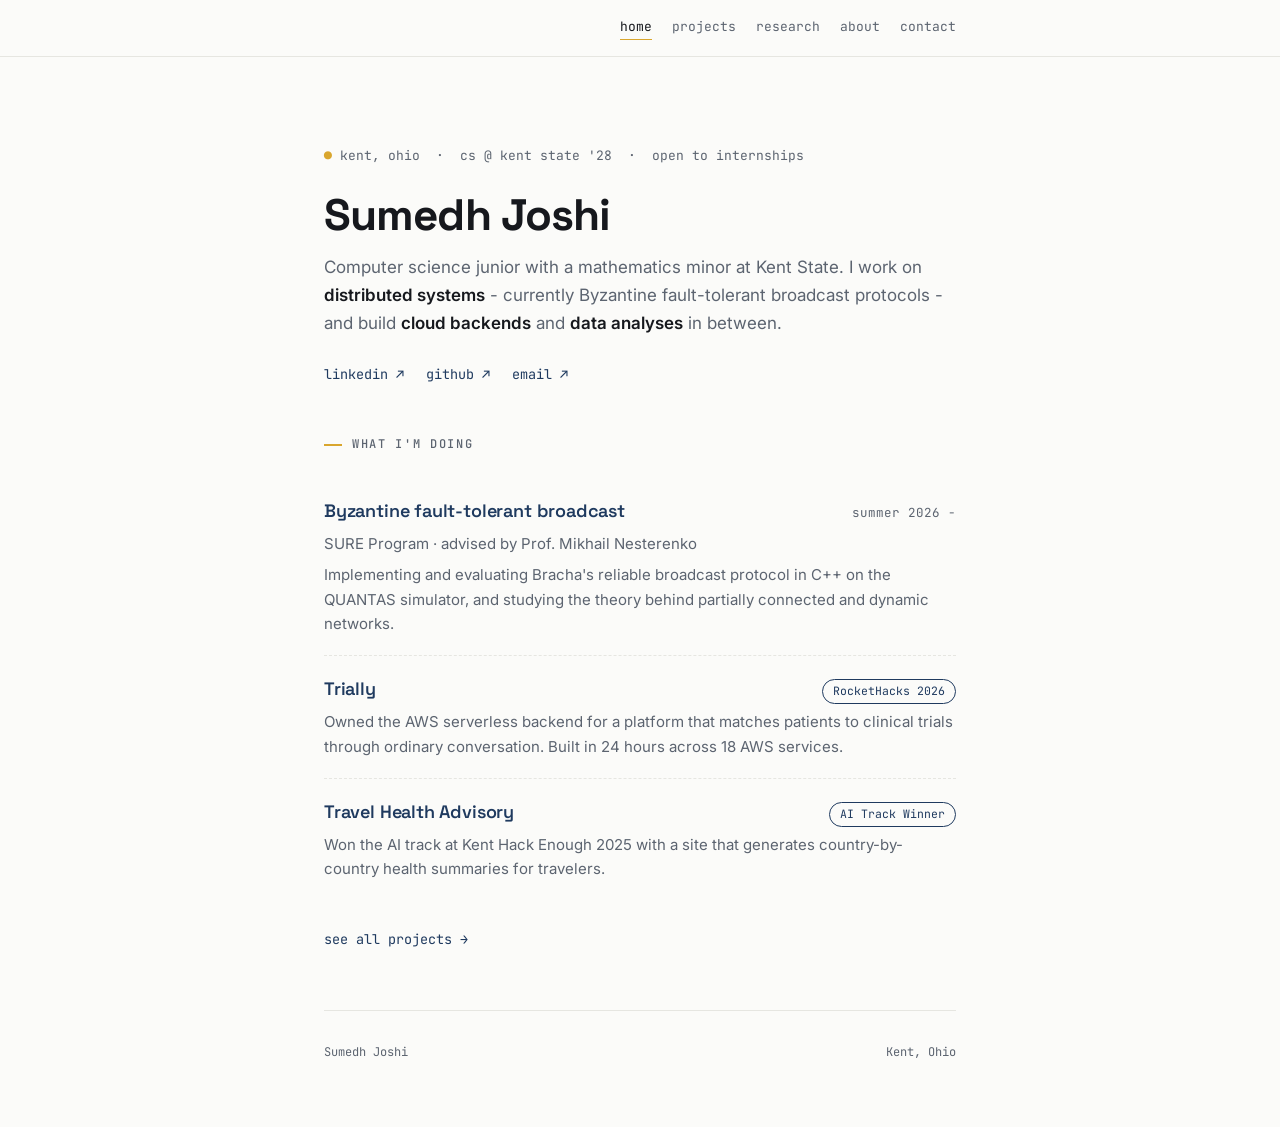
<file: index.html>
<!DOCTYPE html>
<html lang="en">
<head>
<meta charset="UTF-8">
<meta name="viewport" content="width=device-width, initial-scale=1.0">
<title>Sumedh Joshi - Computer Science, Kent State</title>
<meta name="description" content="Sumedh Joshi - CS junior at Kent State University working on distributed systems, cloud backends, and data analytics.">
<link rel="preconnect" href="https://fonts.googleapis.com">
<link rel="preconnect" href="https://fonts.gstatic.com" crossorigin>
<link href="https://fonts.googleapis.com/css2?family=Space+Grotesk:wght@500;600;700&family=Inter:wght@400;500;600&family=JetBrains+Mono:wght@400;500&display=swap" rel="stylesheet">
<link rel="stylesheet" href="style.css">
</head>
<body>

<nav class="site-nav">
  <div class="nav-inner">
    <a class="nav-name" href="index.html"></a>
    <div class="nav-links">
      <a href="index.html" class="active">home</a>
      <a href="projects.html">projects</a>
      <a href="research.html">research</a>
      <a href="about.html">about</a>
      <a href="contact.html">contact</a>
    </div>
  </div>
</nav>

<main class="wrap">

  <header class="page-head tall">
    <p class="status"><span class="dot">●</span> kent, ohio &nbsp;·&nbsp; cs @ kent state '28 &nbsp;·&nbsp; open to internships</p>
    <h1>Sumedh Joshi</h1>
    <p class="lede">Computer science junior with a mathematics minor at Kent State. I work on <strong>distributed systems</strong> - currently Byzantine fault-tolerant broadcast protocols - and build <strong>cloud backends</strong> and <strong>data analyses</strong> in between.</p>
    <div class="links">
      <a href="https://www.linkedin.com/in/sumedh-joshi-/">linkedin ↗</a>
      <a href="https://github.com/sumedh-joshi">github ↗</a>
      <a href="mailto:sjoshi17@kent.edu">email ↗</a>
    </div>
  </header>

  <section>
    <p class="eyebrow">What I'm doing</p>

    <div class="entry">
      <div class="entry-head">
        <h3><a href="research.html">Byzantine fault-tolerant broadcast</a></h3>
        <span class="dates">summer 2026 -</span>
      </div>
      <p class="org">SURE Program · advised by Prof. Mikhail Nesterenko</p>
      <p>Implementing and evaluating Bracha's reliable broadcast protocol in C++ on the QUANTAS simulator, and studying the theory behind partially connected and dynamic networks.</p>
    </div>

    <div class="entry">
      <div class="entry-head">
        <h3><a href="projects.html">Trially</a></h3>
        <span class="badge">RocketHacks 2026</span>
      </div>
      <p>Owned the AWS serverless backend for a platform that matches patients to clinical trials through ordinary conversation. Built in 24 hours across 18 AWS services.</p>
    </div>

    <div class="entry">
      <div class="entry-head">
        <h3><a href="projects.html">Travel Health Advisory</a></h3>
        <span class="badge">AI Track Winner</span>
      </div>
      <p>Won the AI track at Kent Hack Enough 2025 with a site that generates country-by-country health summaries for travelers.</p>
    </div>

    <p class="cta"><a href="projects.html">see all projects →</a></p>
  </section>

  <footer>
    <span>Sumedh Joshi</span>
    <span>Kent, Ohio</span>
  </footer>

</main>

</body>
</html>
</file>
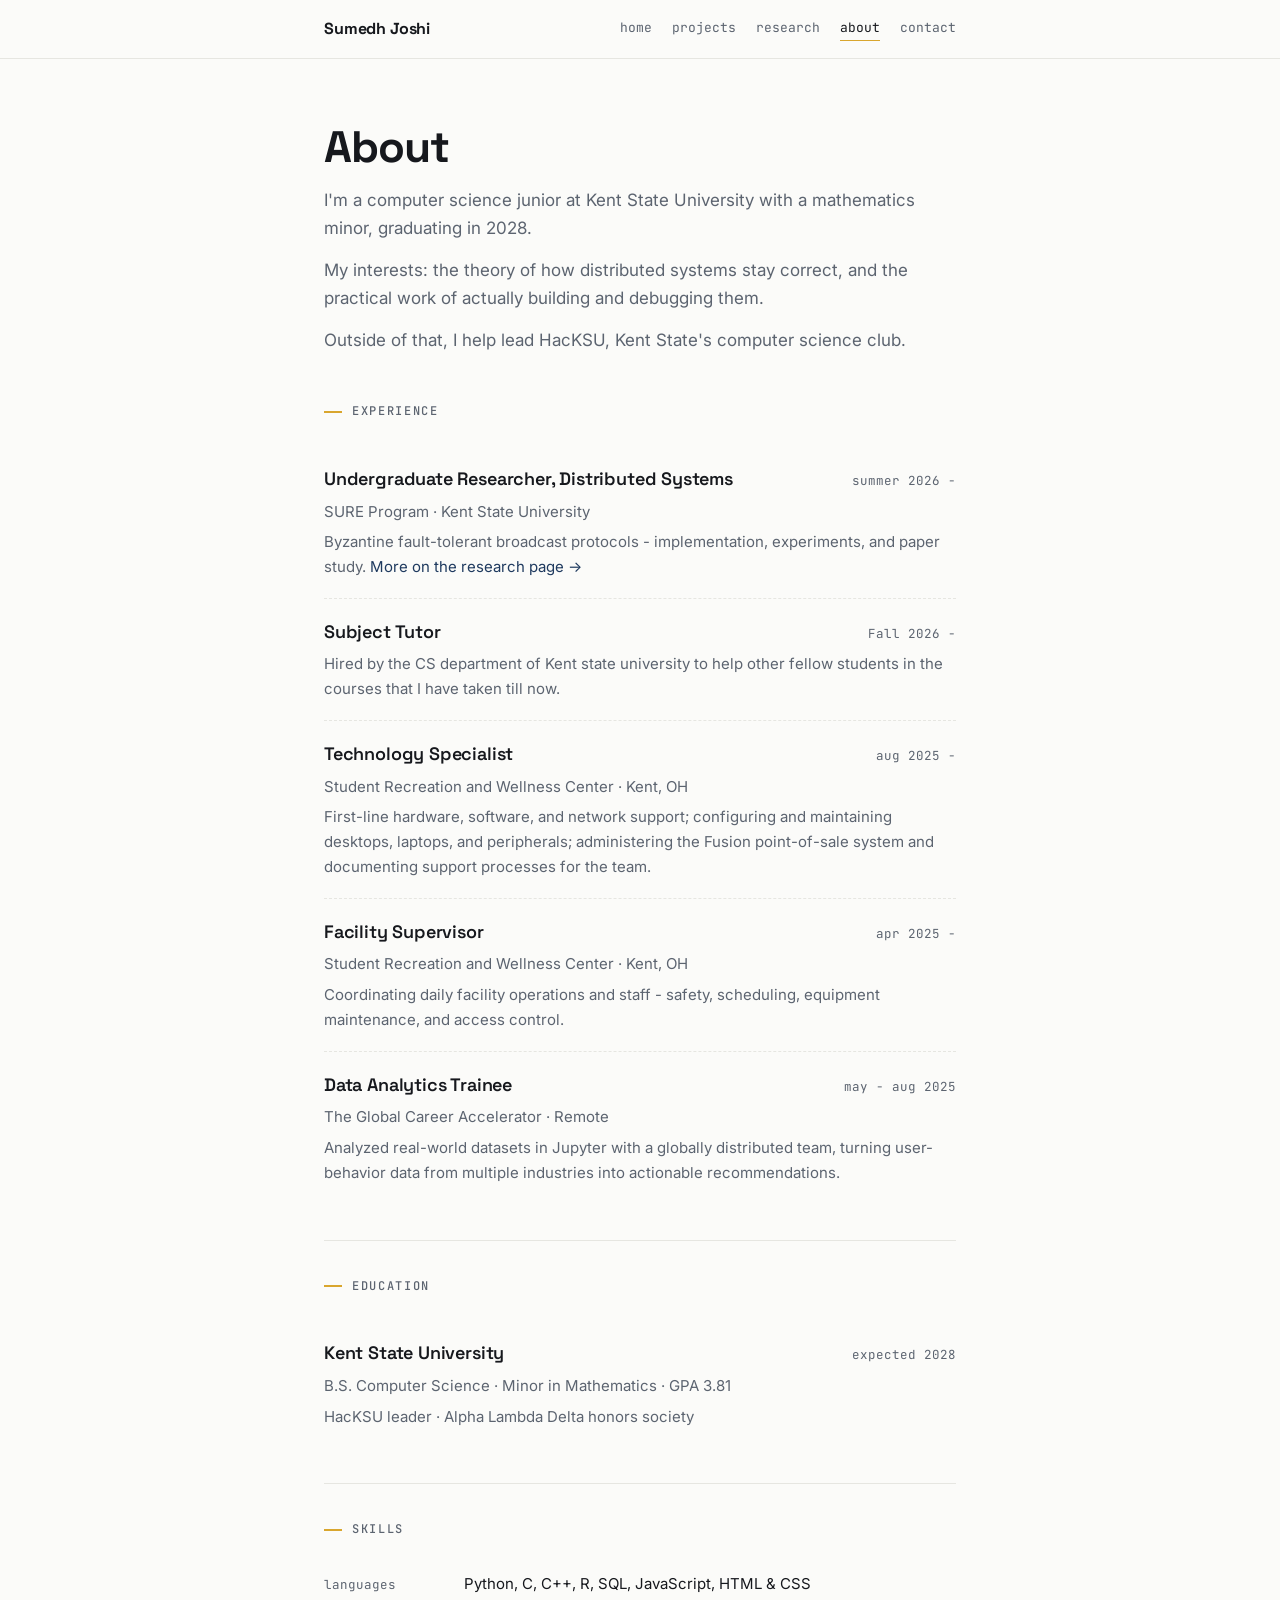
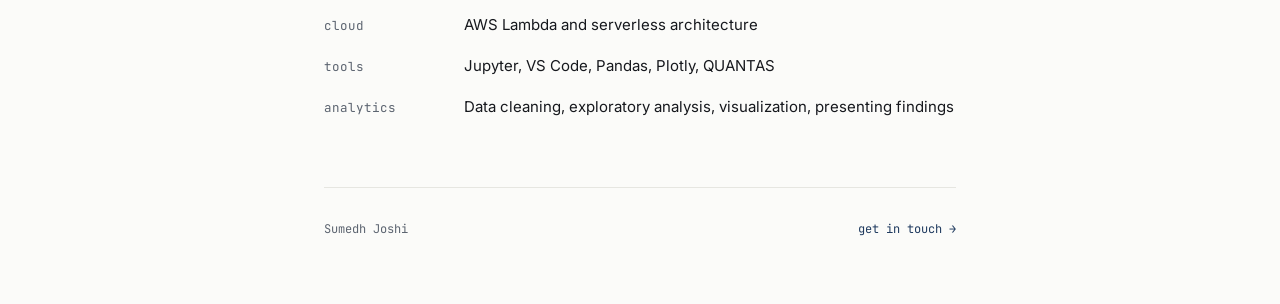
<file: about.html>
<!DOCTYPE html>
<html lang="en">

<head>
  <meta charset="UTF-8">
  <meta name="viewport" content="width=device-width, initial-scale=1.0">
  <title>About - Sumedh Joshi</title>
  <meta name="description" content="About Sumedh Joshi - experience, education, and skills.">
  <link rel="preconnect" href="https://fonts.googleapis.com">
  <link rel="preconnect" href="https://fonts.gstatic.com" crossorigin>
  <link
    href="https://fonts.googleapis.com/css2?family=Space+Grotesk:wght@500;600;700&family=Inter:wght@400;500;600&family=JetBrains+Mono:wght@400;500&display=swap"
    rel="stylesheet">
  <link rel="stylesheet" href="style.css">
</head>

<body>

  <nav class="site-nav">
    <div class="nav-inner">
      <a class="nav-name" href="index.html">Sumedh Joshi</a>
      <div class="nav-links">
        <a href="index.html">home</a>
        <a href="projects.html">projects</a>
        <a href="research.html">research</a>
        <a href="about.html" class="active">about</a>
        <a href="contact.html">contact</a>
      </div>
    </div>
  </nav>

  <main class="wrap">

    <header class="page-head">
      <h1>About</h1>
      <p class="lede">I'm a computer science junior at Kent State University with a mathematics minor, graduating in
        2028.</p>
      <p class="lede">My interests: the theory of how distributed systems stay correct, and the practical work of
        actually building and debugging them.</p>
      <p class="lede">Outside of that, I help lead HacKSU, Kent State's computer science club.</p>
    </header>

    <section>
      <p class="eyebrow">Experience</p>

      <div class="entry">
        <div class="entry-head">
          <h3>Undergraduate Researcher, Distributed Systems</h3>
          <span class="dates">summer 2026 -</span>
        </div>
        <p class="org">SURE Program · Kent State University</p>
        <p>Byzantine fault-tolerant broadcast protocols - implementation, experiments, and paper study. <a
            href="research.html">More on the research page →</a></p>
      </div>

      <div class="entry">
        <div class="entry-head">
          <h3>Subject Tutor</h3>
          <span class="dates">Fall 2026 -</span>
        </div>
        <p class="org">Hired by the CS department of Kent state university to help other fellow students in the courses that I have taken till now.</p>
      </div>

      <div class="entry">
        <div class="entry-head">
          <h3>Technology Specialist</h3>
          <span class="dates">aug 2025 -</span>
        </div>
        <p class="org">Student Recreation and Wellness Center · Kent, OH</p>
        <p>First-line hardware, software, and network support; configuring and maintaining desktops, laptops, and
          peripherals; administering the Fusion point-of-sale system and documenting support processes for the team.</p>
      </div>

      <div class="entry">
        <div class="entry-head">
          <h3>Facility Supervisor</h3>
          <span class="dates">apr 2025 -</span>
        </div>
        <p class="org">Student Recreation and Wellness Center · Kent, OH</p>
        <p>Coordinating daily facility operations and staff - safety, scheduling, equipment maintenance, and access
          control.</p>
      </div>

      <div class="entry">
        <div class="entry-head">
          <h3>Data Analytics Trainee</h3>
          <span class="dates">may - aug 2025</span>
        </div>
        <p class="org">The Global Career Accelerator · Remote</p>
        <p>Analyzed real-world datasets in Jupyter with a globally distributed team, turning user-behavior data from
          multiple industries into actionable recommendations.</p>
      </div>
    </section>

    <section>
      <p class="eyebrow">Education</p>
      <div class="entry">
        <div class="entry-head">
          <h3>Kent State University</h3>
          <span class="dates">expected 2028</span>
        </div>
        <p class="org">B.S. Computer Science · Minor in Mathematics · GPA 3.81</p>
        <p>HacKSU leader · Alpha Lambda Delta honors society</p>
      </div>
    </section>

    <section>
      <p class="eyebrow">Skills</p>
      <dl>
        <div class="skill-row">
          <dt>languages</dt>
          <dd>Python, C, C++, R, SQL, JavaScript, HTML &amp; CSS</dd>
        </div>
        <div class="skill-row">
          <dt>cloud</dt>
          <dd>AWS Lambda and serverless architecture</dd>
        </div>
        <div class="skill-row">
          <dt>tools</dt>
          <dd>Jupyter, VS Code, Pandas, Plotly, QUANTAS</dd>
        </div>
        <div class="skill-row">
          <dt>analytics</dt>
          <dd>Data cleaning, exploratory analysis, visualization, presenting findings</dd>
        </div>
      </dl>
    </section>

    <footer>
      <span>Sumedh Joshi</span>
      <span><a href="contact.html">get in touch →</a></span>
    </footer>

  </main>

</body>

</html>
</file>
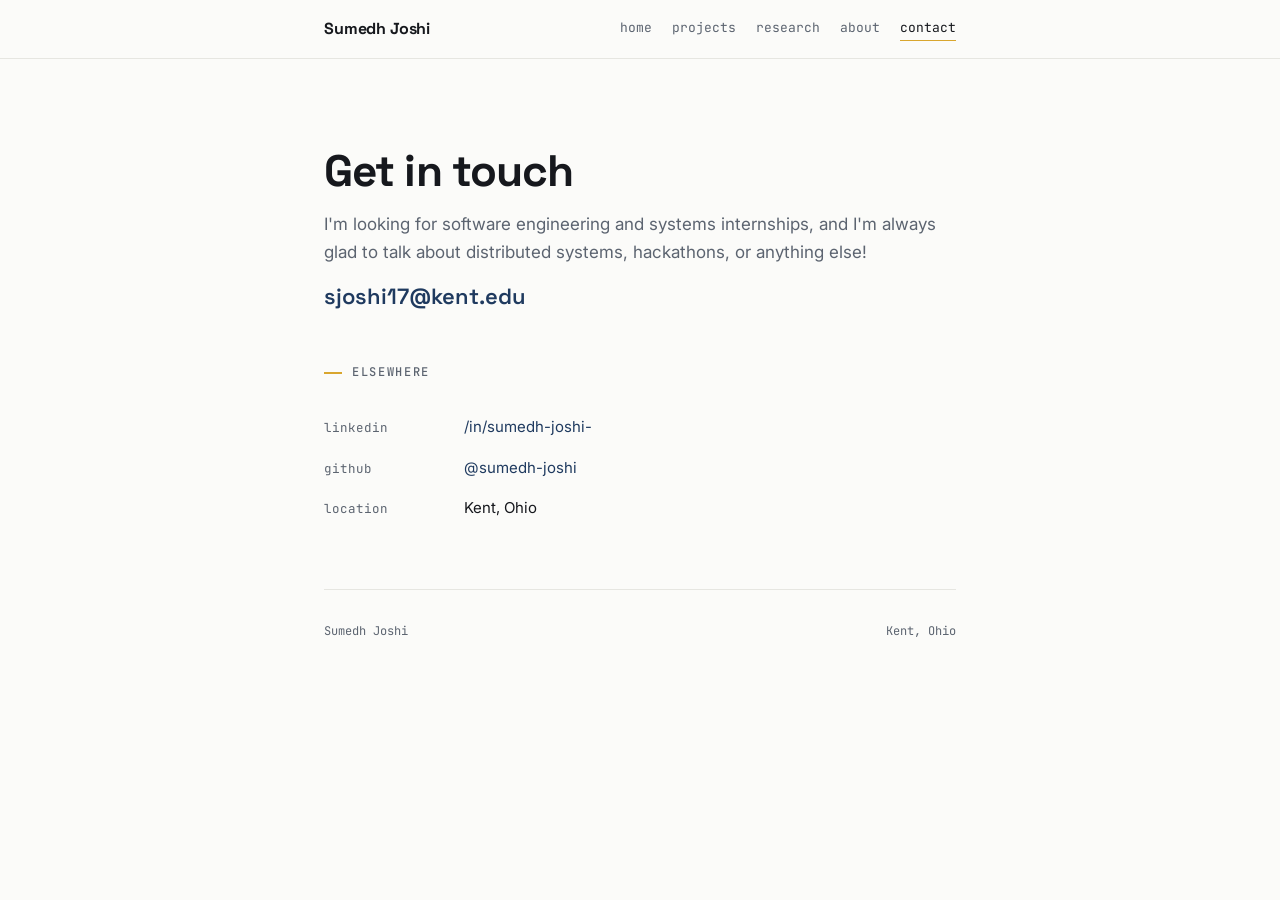
<file: contact.html>
<!DOCTYPE html>
<html lang="en">

<head>
  <meta charset="UTF-8">
  <meta name="viewport" content="width=device-width, initial-scale=1.0">
  <title>Contact - Sumedh Joshi</title>
  <meta name="description" content="Get in touch with Sumedh Joshi.">
  <link rel="preconnect" href="https://fonts.googleapis.com">
  <link rel="preconnect" href="https://fonts.gstatic.com" crossorigin>
  <link
    href="https://fonts.googleapis.com/css2?family=Space+Grotesk:wght@500;600;700&family=Inter:wght@400;500;600&family=JetBrains+Mono:wght@400;500&display=swap"
    rel="stylesheet">
  <link rel="stylesheet" href="style.css">
</head>

<body>

  <nav class="site-nav">
    <div class="nav-inner">
      <a class="nav-name" href="index.html">Sumedh Joshi</a>
      <div class="nav-links">
        <a href="index.html">home</a>
        <a href="projects.html">projects</a>
        <a href="research.html">research</a>
        <a href="about.html">about</a>
        <a href="contact.html" class="active">contact</a>
      </div>
    </div>
  </nav>

  <main class="wrap">

    <header class="page-head tall">
      <h1>Get in touch</h1>
      <p class="lede">I'm looking for software engineering and systems internships, and I'm always glad to talk about
        distributed systems, hackathons, or anything else!</p>
      <a class="email" href="mailto:sjoshi17@kent.edu">sjoshi17@kent.edu</a>
    </header>

    <section>
      <p class="eyebrow">Elsewhere</p>
      <dl>
        <div class="skill-row">
          <dt>linkedin</dt>
          <dd><a href="https://www.linkedin.com/in/sumedh-joshi-/">/in/sumedh-joshi-</a></dd>
        </div>
        <div class="skill-row">
          <dt>github</dt>
          <dd><a href="https://github.com/sumedh-joshi">@sumedh-joshi</a></dd>
        </div>
        <!-- <div class="skill-row">
          <dt>devpost</dt>
          <dd><a href="https://devpost.com/software/travel-health-advisory">Travel Health Advisory</a></dd>
        </div> -->
        <div class="skill-row">
          <dt>location</dt>
          <dd>Kent, Ohio</dd>
        </div>
      </dl>
    </section>

    <footer>
      <span>Sumedh Joshi</span>
      <span>Kent, Ohio</span>
    </footer>

  </main>

</body>

</html>
</file>
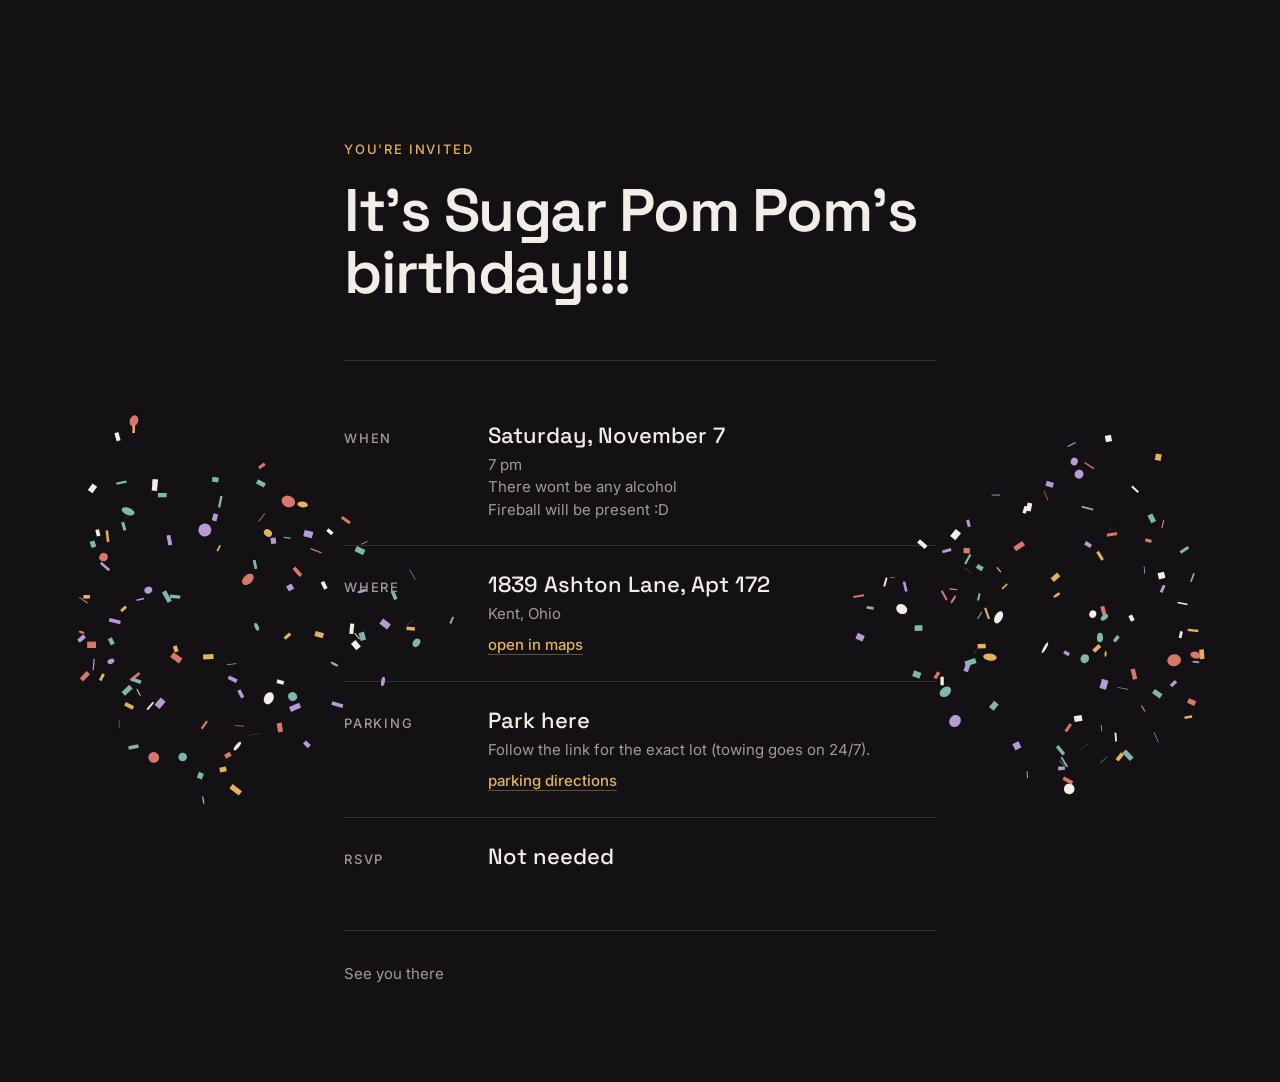
<file: party.html>
<!DOCTYPE html>
<html lang="en">

<head>
    <meta charset="UTF-8">
    <meta name="viewport" content="width=device-width, initial-scale=1.0">
    <title>You're invited to Sumedh's Birthday</title>
    <meta name="robots" content="noindex, nofollow">
    <meta name="description" content="Birthday party invitation.">
    <meta name="theme-color" content="#131113">
    <link rel="icon"
        href="data:image/svg+xml,%3Csvg xmlns='http://www.w3.org/2000/svg' viewBox='0 0 100 100'%3E%3Ctext y='.9em' font-size='90'%3E%F0%9F%8E%89%3C/text%3E%3C/svg%3E">
    <link rel="preconnect" href="https://fonts.googleapis.com">
    <link rel="preconnect" href="https://fonts.gstatic.com" crossorigin>
    <link
        href="https://fonts.googleapis.com/css2?family=Space+Grotesk:wght@500;600&family=Inter:wght@400;500&display=swap"
        rel="stylesheet">
    <link rel="stylesheet" href="style.css">
    <style>
        /* Party page only ??? self-contained so it renders the same with or without style.css. */
        :root {
            color-scheme: dark;
            --bg: #131113;
            --ink: #f2ede6;
            --muted: #a39b93;
            --line: rgba(242, 237, 230, .14);
            --gold: #e2b25c;
        }

        *,
        *::before,
        *::after {
            box-sizing: border-box;
        }

        body {
            margin: 0;
            background: var(--bg);
            color: var(--ink);
            font-family: 'Inter', system-ui, -apple-system, 'Segoe UI', sans-serif;
            font-size: 16px;
            line-height: 1.5;
            -webkit-font-smoothing: antialiased;
            -webkit-text-size-adjust: 100%;
            -webkit-tap-highlight-color: transparent;
        }

        ::selection {
            background: rgba(226, 178, 92, .35);
            color: var(--ink);
        }

        .wrap {
            max-width: 640px;
            margin: 0 auto;
            padding: 0 24px;
        }

        section {
            border: 0;
        }

        /* Header */
        .invite {
            padding: clamp(64px, 16vh, 140px) 0 0;
        }

        .kicker {
            margin: 0 0 20px;
            font-size: 13px;
            font-weight: 500;
            letter-spacing: .14em;
            text-transform: uppercase;
            color: var(--gold);
        }

        .invite h1 {
            margin: 0;
            font-family: 'Space Grotesk', system-ui, sans-serif;
            font-size: clamp(32px, 8.6vw, 60px);
            font-weight: 600;
            line-height: 1.04;
            letter-spacing: -.025em;
            text-wrap: balance;
        }

        /* Keep the name on one line where the column is wide enough to hold it. */
        @media (min-width: 360px) {
            .invite h1 .name {
                white-space: nowrap;
            }
        }

        .rule {
            height: 0;
            margin: 0;
            border: 0;
            border-top: 1px solid var(--line);
        }

        .invite+.rule {
            margin-top: 56px;
        }

        /* Details: a typeset list, label column on the left. */
        .details {
            margin: 0;
        }

        .detail {
            display: grid;
            grid-template-columns: 7.5rem 1fr;
            gap: 4px 24px;
            align-items: baseline;
            padding: 24px 0;
        }

        .detail+.detail {
            border-top: 1px solid var(--line);
        }

        .detail dt {
            font-size: 13px;
            font-weight: 500;
            letter-spacing: .14em;
            text-transform: uppercase;
            color: var(--muted);
        }

        .detail dd {
            margin: 0;
            font-family: 'Space Grotesk', system-ui, sans-serif;
            font-size: 22px;
            font-weight: 500;
            line-height: 1.3;
        }

        .detail dd .sub {
            display: block;
            margin-top: 4px;
            font-family: 'Inter', system-ui, sans-serif;
            font-size: 15px;
            font-weight: 400;
            line-height: 1.5;
            color: var(--muted);
        }

        .detail dd .sub+.sub {
            margin-top: 0;
        }

        .map-link {
            display: inline-block;
            margin-top: 10px;
            font-family: 'Inter', system-ui, sans-serif;
            font-size: 15px;
            font-weight: 500;
            color: var(--gold);
            text-decoration: underline;
            text-decoration-color: rgba(226, 178, 92, .4);
            text-decoration-thickness: 1px;
            text-underline-offset: 4px;
            transition: text-decoration-color .15s ease;
        }

        .map-link:hover {
            text-decoration-color: currentColor;
        }

        .map-link:focus-visible {
            outline: 2px solid var(--gold);
            outline-offset: 3px;
            border-radius: 2px;
        }

        /* Footer */
        .party-footer {
            padding: 32px 0 96px;
            font-size: 15px;
            color: var(--muted);
        }

        .confetti {
            position: fixed;
            inset: 0;
            width: 100%;
            height: 100%;
            pointer-events: none;
            z-index: 10;
        }

        .detail dt {
            transition: color .2s ease;
        }

        .detail:hover dt {
            color: var(--gold);
        }

        /* Headline letters are split into .word/.char spans by the script below. */
        .invite h1 .word {
            white-space: nowrap;
        }

        .invite h1 .char {
            display: inline-block;
        }

        .party-footer {
            cursor: pointer;
            user-select: none;
        }

        .spraying,
        .spraying * {
            user-select: none;
            cursor: crosshair;
        }

        /* Staggered reveal on load. */
        @media (prefers-reduced-motion: no-preference) {

            .kicker,
            .rule,
            .detail,
            .party-footer {
                animation: rise .6s cubic-bezier(.2, .7, .2, 1) both;
            }

            .rule {
                animation-delay: .08s;
            }

            .detail:nth-child(1) {
                animation-delay: .14s;
            }

            .detail:nth-child(2) {
                animation-delay: .20s;
            }

            .detail:nth-child(3) {
                animation-delay: .26s;
            }

            .detail:nth-child(4) {
                animation-delay: .32s;
            }

            .party-footer {
                animation-delay: .40s;
            }

            .invite h1 .char {
                animation: drop .8s cubic-bezier(.2, 1.5, .4, 1) both;
                animation-delay: calc(.12s + var(--i) * 30ms);
            }

            @keyframes drop {
                from {
                    opacity: 0;
                    transform: translateY(-.5em) rotate(-10deg);
                }

                60% {
                    opacity: 1;
                }

                to {
                    opacity: 1;
                    transform: none;
                }
            }

            @keyframes rise {
                from {
                    opacity: 0;
                    transform: translateY(10px);
                }

                to {
                    opacity: 1;
                    transform: none;
                }
            }
        }

        @media (max-width: 520px) {
            .invite+.rule {
                margin-top: 40px;
            }

            .detail {
                grid-template-columns: 1fr;
                gap: 8px;
                padding: 20px 0;
            }

            .detail dd {
                font-size: 20px;
            }
        }
    </style>
</head>

<body>
    <main class="wrap">
        <section class="invite">
            <p class="kicker">You're invited</p>
            <h1>It's <span class="name">Sugar Pom Pom's</span> birthday!!!</h1>
        </section>
        <hr class="rule">
        <section>
            <dl class="details">
                <div class="detail">
                    <dt>When</dt>
                    <dd>
                        Saturday, November 7
                        <span class="sub">7 pm</span>
                        <span class="sub">There wont be any alcohol</span>
                        <span class="sub">Fireball will be present :D</span>

                    </dd>
                </div>

                <div class="detail">
                    <dt>Where</dt>
                    <dd>
                        1839 Ashton Lane, Apt 172
                        <span class="sub">Kent, Ohio</span>
                        <a class="map-link" href="https://maps.google.com/?q=1839+Ashton+Lane+Apt+172+Kent+OH">open in
                            maps </a>
                    </dd>
                </div>

                <div class="detail">
                    <dt>Parking</dt>
                    <dd>
                        Park here
                        <span class="sub">Follow the link for the exact lot (towing goes on 24/7).</span>
                        <a class="map-link" href="https://maps.app.goo.gl/gJ5kmeiHrfPUL9AaA?g_st=ac">parking directions
                        </a>
                    </dd>
                </div>

                <div class="detail">
                    <dt>RSVP</dt>
                    <dd>
                        Not needed
                    </dd>
                </div>
            </dl>
        </section>
        <hr class="rule">
        <div class="party-footer">
            See you there
        </div>
    </main>

    <script>
        // Party effects. All motion is skipped when the visitor prefers reduced motion.
        //  - confetti cannons on load, a pop on click/tap, rain when the footer is clicked
        //  - press and hold (mouse) to spray confetti from the cursor
        //  - headline letters drop in, hop on hover, and wave when clicked
        (() => {
            if (matchMedia('(prefers-reduced-motion: reduce)').matches) return;

            /* ---------- Confetti ---------- */

            const canvas = document.createElement('canvas');
            canvas.className = 'confetti';
            canvas.setAttribute('aria-hidden', 'true');
            document.body.appendChild(canvas);
            const ctx = canvas.getContext('2d');

            const COLORS = ['#e2b25c', '#f2ede6', '#d9776b', '#7fb7aa', '#b99ad8'];
            const GRAVITY = 0.22;
            const RISE_DRAG = 0.985; // light drag going up so cannons carry
            const FALL_DRAG = 0.955; // heavy drag coming down so paper flutters (terminal ??? 4.7px/frame)
            const MAX_PARTS = 1500;
            const parts = [];
            let width = 0, height = 0, last = 0, running = false;

            function resize() {
                const dpr = Math.min(window.devicePixelRatio || 1, 2);
                width = window.innerWidth;
                height = window.innerHeight;
                canvas.width = Math.round(width * dpr);
                canvas.height = Math.round(height * dpr);
                ctx.setTransform(dpr, 0, 0, dpr, 0, 0);
            }

            function spawn(x, y, vx, vy, ttl) {
                if (parts.length >= MAX_PARTS) return;
                parts.push({
                    x, y, vx, vy,
                    w: 6 + Math.random() * 6,
                    h: 3 + Math.random() * 4,
                    rot: Math.random() * Math.PI * 2,
                    vr: (Math.random() - 0.5) * 0.3,
                    tilt: Math.random() * Math.PI * 2,
                    vt: 0.08 + Math.random() * 0.12,
                    wob: Math.random() * Math.PI * 2,
                    vwob: 0.03 + Math.random() * 0.05,
                    wobAmp: 0.4 + Math.random() * 0.9,
                    color: COLORS[(Math.random() * COLORS.length) | 0],
                    round: Math.random() < 0.25,
                    life: 0,
                    ttl,
                });
                if (!running) {
                    running = true;
                    last = performance.now();
                    requestAnimationFrame(tick);
                }
            }

            function burst(x, y, angle, spread, count, speed, ttl) {
                for (let i = 0; i < count; i++) {
                    const a = angle + (Math.random() - 0.5) * spread;
                    const v = speed * (0.55 + Math.random() * 0.6);
                    spawn(x, y, Math.cos(a) * v, Math.sin(a) * v, ttl * (0.8 + Math.random() * 0.5));
                }
            }

            function rain() {
                const count = width < 520 ? 100 : 200;
                for (let i = 0; i < count; i++) {
                    spawn(
                        Math.random() * width,
                        -20 - Math.random() * height * 0.6,
                        (Math.random() - 0.5) * 2,
                        2 + Math.random() * 2,
                        600,
                    );
                }
            }

            function tick(now) {
                // Frame-rate independent: dt is in 60fps frames, clamped after tab switches.
                const dt = Math.min((now - last) / 16.667, 3);
                last = now;
                const riseDrag = Math.pow(RISE_DRAG, dt);
                const fallDrag = Math.pow(FALL_DRAG, dt);
                ctx.clearRect(0, 0, width, height);

                for (let i = parts.length - 1; i >= 0; i--) {
                    const p = parts[i];
                    const falling = p.vy > 0;
                    const drag = falling ? fallDrag : riseDrag;
                    p.vx *= drag;
                    p.vy = p.vy * drag + GRAVITY * dt;
                    p.wob += p.vwob * dt;
                    p.x += (p.vx + (falling ? Math.sin(p.wob) * p.wobAmp : 0)) * dt;
                    p.y += p.vy * dt;
                    p.rot += p.vr * dt;
                    p.tilt += p.vt * dt;
                    p.life += dt;

                    if (p.life > p.ttl || p.y > height + 40) {
                        parts.splice(i, 1);
                        continue;
                    }
                    if (p.y < -20) continue; // queued rain above the viewport

                    ctx.save();
                    ctx.globalAlpha = Math.min(1, (p.ttl - p.life) / 40);
                    ctx.translate(p.x, p.y);
                    ctx.rotate(p.rot);
                    ctx.scale(1, Math.cos(p.tilt));
                    ctx.fillStyle = p.color;
                    if (p.round) {
                        ctx.beginPath();
                        ctx.arc(0, 0, p.h, 0, Math.PI * 2);
                        ctx.fill();
                    } else {
                        ctx.fillRect(-p.w / 2, -p.h / 2, p.w, p.h);
                    }
                    ctx.restore();
                }

                if (parts.length) {
                    requestAnimationFrame(tick);
                } else {
                    running = false;
                    ctx.clearRect(0, 0, width, height);
                }
            }

            resize();
            window.addEventListener('resize', resize);

            // Opening burst: two cannons from the bottom corners, timed to the headline landing.
            window.addEventListener('load', () => {
                setTimeout(() => {
                    const speed = Math.max(14, Math.sqrt(height) * 0.68);
                    const count = width < 520 ? 60 : 110;
                    burst(0, height, -Math.PI / 3, 0.7, count, speed, 360);
                    burst(width, height, -Math.PI * 2 / 3, 0.7, count, speed, 360);
                }, 700);
            });

            // Press and hold still (mouse only; on touch a hold means scroll or text selection).
            // Moving before the hold registers is treated as a text selection and cancels the spray.
            let spray = null;
            let suppressClick = false;

            function sprayLoop(s) {
                if (spray !== s) return;
                burst(s.x, s.y, -Math.PI / 2, 1.1, 3, 11, 220);
                requestAnimationFrame(() => sprayLoop(s));
            }

            function endSpray() {
                if (!spray) return;
                clearTimeout(spray.timer);
                suppressClick = spray.on;
                spray = null;
                document.documentElement.classList.remove('spraying');
            }

            document.addEventListener('pointerdown', (e) => {
                suppressClick = false;
                if (e.pointerType !== 'mouse' || e.button !== 0 || e.target.closest('a')) return;
                const s = { x: e.clientX, y: e.clientY, x0: e.clientX, y0: e.clientY, on: false };
                s.timer = setTimeout(() => {
                    s.on = true;
                    window.getSelection().removeAllRanges();
                    document.documentElement.classList.add('spraying');
                    sprayLoop(s);
                }, 220);
                spray = s;
            });
            window.addEventListener('pointermove', (e) => {
                if (!spray) return;
                if (!spray.on && Math.hypot(e.clientX - spray.x0, e.clientY - spray.y0) > 6) {
                    endSpray();
                    return;
                }
                spray.x = e.clientX;
                spray.y = e.clientY;
            });
            window.addEventListener('pointerup', endSpray);
            window.addEventListener('pointercancel', endSpray);
            window.addEventListener('blur', endSpray);

            // `click` rather than `pointerdown`: a touch that starts a scroll shouldn't fire confetti.
            document.addEventListener('click', (e) => {
                if (suppressClick) {
                    suppressClick = false;
                    return;
                }
                if (e.target.closest('a')) return;
                if (e.target.closest('.party-footer')) {
                    rain();
                    return;
                }
                burst(e.clientX, e.clientY, -Math.PI / 2, Math.PI * 2, 36, 9, 170);
            });

            /* ---------- Headline ---------- */

            const h1 = document.querySelector('.invite h1');
            h1.setAttribute('aria-label', h1.textContent.trim());
            const chars = [];

            // Each word becomes a no-wrap span of per-letter spans; spaces stay as text so lines still break between words.
            function splitText(node) {
                const frag = document.createDocumentFragment();
                for (const part of node.textContent.split(/(\s+)/)) {
                    if (!part) continue;
                    if (/^\s+$/.test(part)) {
                        frag.append(' ');
                        continue;
                    }
                    const word = document.createElement('span');
                    word.className = 'word';
                    word.setAttribute('aria-hidden', 'true');
                    for (const ch of part) {
                        const c = document.createElement('span');
                        c.className = 'char';
                        c.textContent = ch;
                        c.style.setProperty('--i', chars.length);
                        word.append(c);
                        chars.push(c);
                    }
                    frag.append(word);
                }
                node.replaceWith(frag);
            }

            (function walk(el) {
                for (const n of [...el.childNodes]) {
                    if (n.nodeType === Node.TEXT_NODE) splitText(n);
                    else walk(n);
                }
            })(h1);

            function hop(c) {
                if (c.hopping) return;
                c.hopping = c.animate([
                    { transform: 'none' },
                    { transform: 'translateY(-.22em) rotate(-6deg)', offset: 0.35 },
                    { transform: 'none' },
                ], { duration: 520, easing: 'cubic-bezier(.3, .7, .3, 1)' });
                c.hopping.onfinish = () => { c.hopping = null; };
            }

            for (const c of chars) {
                c.addEventListener('pointerenter', (e) => {
                    if (e.pointerType === 'mouse') hop(c);
                });
            }

            h1.addEventListener('click', () => {
                chars.forEach((c, k) => setTimeout(() => hop(c), k * 25));
            });
        })();
    </script>

</body>

</html>
</file>
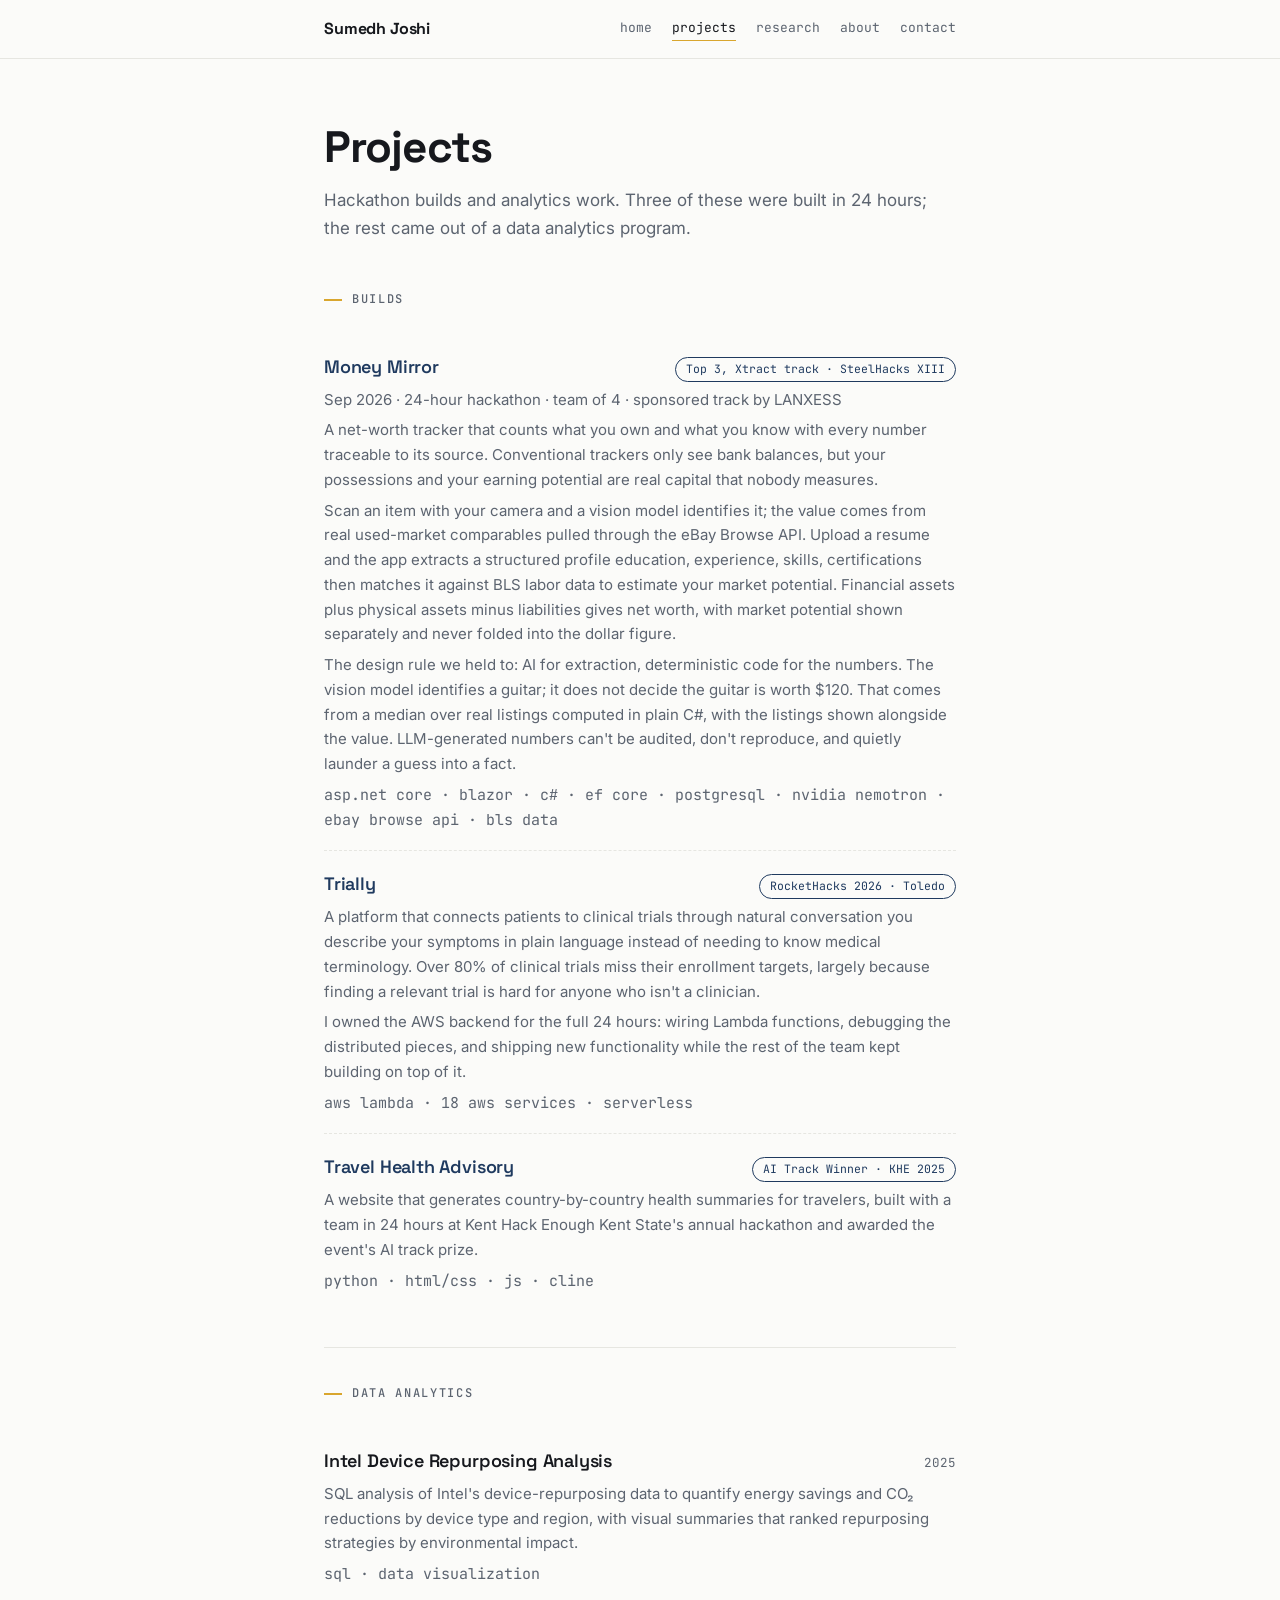
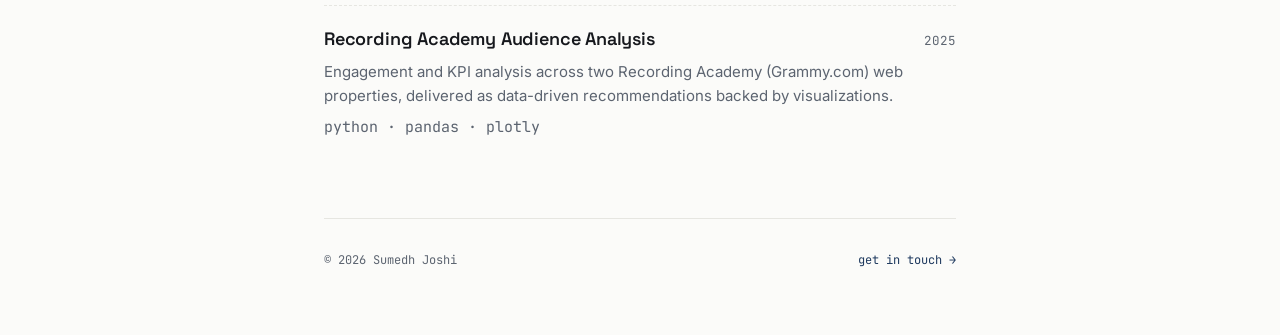
<file: projects.html>
<!DOCTYPE html>
<html lang="en">
<head>
<meta charset="UTF-8">
<meta name="viewport" content="width=device-width, initial-scale=1.0">
<title>Projects  Sumedh Joshi</title>
<meta name="description" content="Projects by Sumedh Joshi  Trially, Travel Health Advisory, and data analytics work.">
<link rel="preconnect" href="https://fonts.googleapis.com">
<link rel="preconnect" href="https://fonts.gstatic.com" crossorigin>
<link href="https://fonts.googleapis.com/css2?family=Space+Grotesk:wght@500;600;700&family=Inter:wght@400;500;600&family=JetBrains+Mono:wght@400;500&display=swap" rel="stylesheet">
<link rel="stylesheet" href="style.css">
</head>
<body>

<nav class="site-nav">
  <div class="nav-inner">
    <a class="nav-name" href="index.html">Sumedh Joshi</a>
    <div class="nav-links">
      <a href="index.html">home</a>
      <a href="projects.html" class="active">projects</a>
      <a href="research.html">research</a>
      <a href="about.html">about</a>
      <a href="contact.html">contact</a>
    </div>
  </div>
</nav>

<main class="wrap">

  <header class="page-head">
    <h1>Projects</h1>
    <p class="lede">Hackathon builds and analytics work. Three of these were built in 24 hours; the rest came out of a data analytics program.</p>
  </header>

  <section>
    <p class="eyebrow">Builds</p>

    <div class="entry">
      <div class="entry-head">
        <h3><a href="https://devpost.com/software/pittmoney">Money Mirror</a></h3>
        <span class="badge">Top 3, Xtract track · SteelHacks XIII</span>
      </div>
      <p class="org">Sep 2026 · 24-hour hackathon · team of 4 · sponsored track by LANXESS</p>
      <p>A net-worth tracker that counts what you own and what you know  with every number traceable to its source. Conventional trackers only see bank balances, but your possessions and your earning potential are real capital that nobody measures.</p>
      <p>Scan an item with your camera and a vision model identifies it; the value comes from real used-market comparables pulled through the eBay Browse API. Upload a resume and the app extracts a structured profile  education, experience, skills, certifications  then matches it against BLS labor data to estimate your market potential. Financial assets plus physical assets minus liabilities gives net worth, with market potential shown separately and never folded into the dollar figure.</p>
      <p>The design rule we held to: AI for extraction, deterministic code for the numbers. The vision model identifies a guitar; it does not decide the guitar is worth $120. That comes from a median over real listings computed in plain C#, with the listings shown alongside the value. LLM-generated numbers can't be audited, don't reproduce, and quietly launder a guess into a fact.</p>
      <p class="tools">asp.net core · blazor · c# · ef core · postgresql · nvidia nemotron · ebay browse api · bls data</p>
    </div>

    <div class="entry">
      <div class="entry-head">
        <h3><a href="https://devpost.com/software/trially">Trially</a></h3>
        <span class="badge">RocketHacks 2026 · Toledo</span>
      </div>
      <p>A platform that connects patients to clinical trials through natural conversation  you describe your symptoms in plain language instead of needing to know medical terminology. Over 80% of clinical trials miss their enrollment targets, largely because finding a relevant trial is hard for anyone who isn't a clinician.</p>
      <p>I owned the AWS backend for the full 24 hours: wiring Lambda functions, debugging the distributed pieces, and shipping new functionality while the rest of the team kept building on top of it.</p>
      <p class="tools">aws lambda · 18 aws services · serverless</p>
    </div>

    <div class="entry">
      <div class="entry-head">
        <h3><a href="https://devpost.com/software/travel-health-advisory">Travel Health Advisory</a></h3>
        <span class="badge">AI Track Winner · KHE 2025</span>
      </div>
      <p>A website that generates country-by-country health summaries for travelers, built with a team in 24 hours at Kent Hack Enough  Kent State's annual hackathon  and awarded the event's AI track prize.</p>
      <p class="tools">python · html/css · js · cline</p>
    </div>
  </section>

  <section>
    <p class="eyebrow">Data analytics</p>

    <div class="entry">
      <div class="entry-head">
        <h3>Intel Device Repurposing Analysis</h3>
        <span class="dates">2025</span>
      </div>
      <p>SQL analysis of Intel's device-repurposing data to quantify energy savings and CO₂ reductions by device type and region, with visual summaries that ranked repurposing strategies by environmental impact.</p>
      <p class="tools">sql · data visualization</p>
    </div>

    <div class="entry">
      <div class="entry-head">
        <h3>Recording Academy Audience Analysis</h3>
        <span class="dates">2025</span>
      </div>
      <p>Engagement and KPI analysis across two Recording Academy (Grammy.com) web properties, delivered as data-driven recommendations backed by visualizations.</p>
      <p class="tools">python · pandas · plotly</p>
    </div>
  </section>

  <footer>
    <span>© 2026 Sumedh Joshi</span>
    <span><a href="contact.html">get in touch →</a></span>
  </footer>

</main>

</body>
</html>
</file>
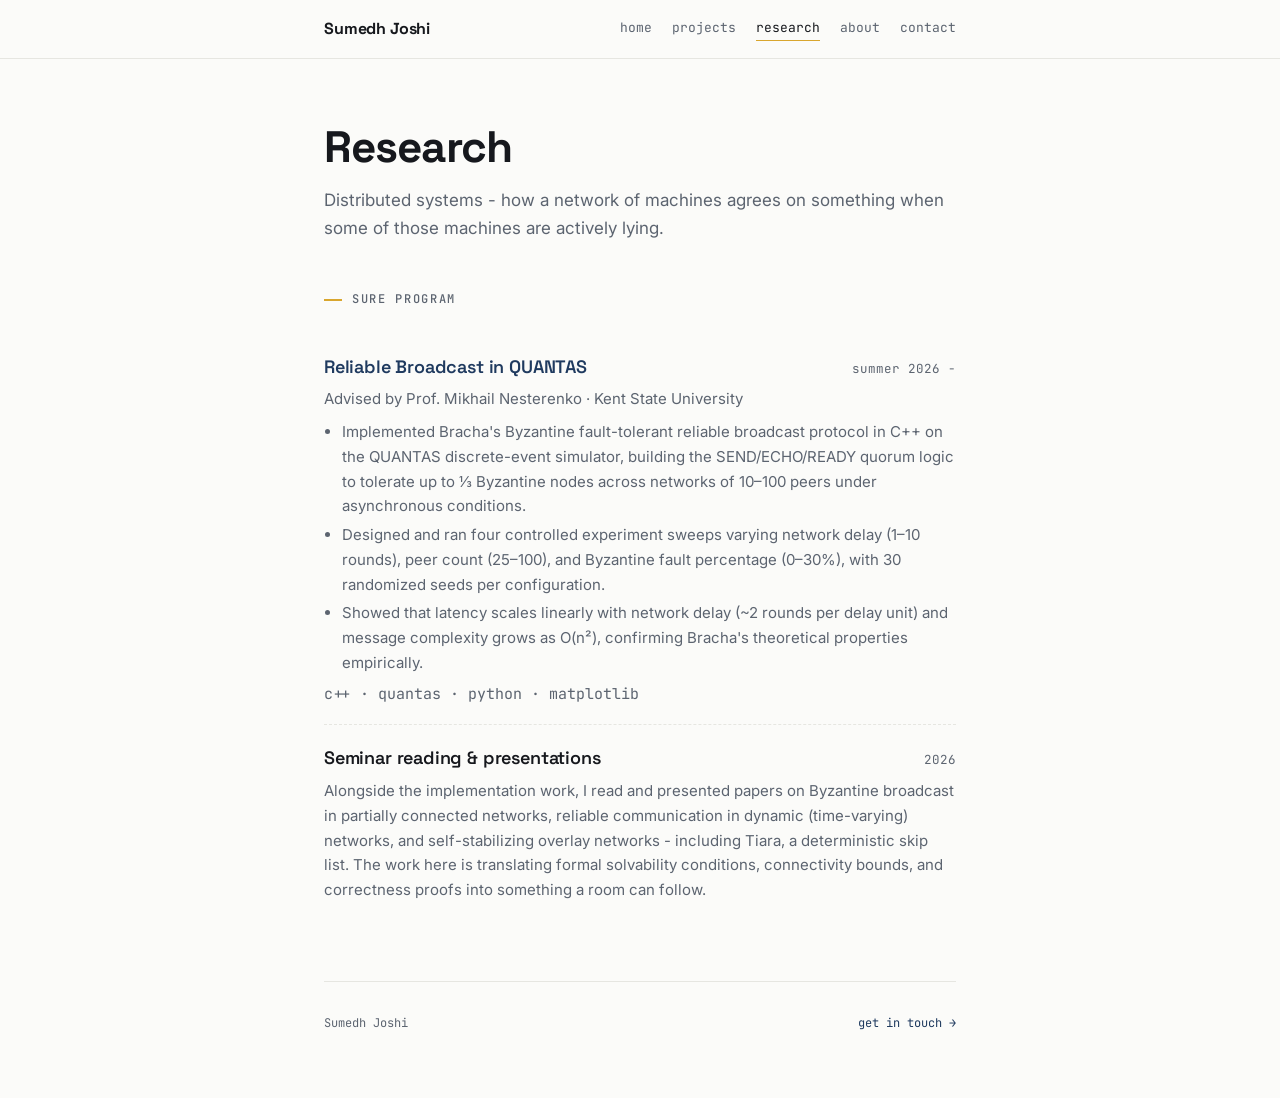
<file: research.html>
<!DOCTYPE html>
<html lang="en">
<head>
<meta charset="UTF-8">
<meta name="viewport" content="width=device-width, initial-scale=1.0">
<title>Research - Sumedh Joshi</title>
<meta name="description" content="Undergraduate research on Byzantine fault-tolerant broadcast and self-stabilizing overlays at Kent State University.">
<link rel="preconnect" href="https://fonts.googleapis.com">
<link rel="preconnect" href="https://fonts.gstatic.com" crossorigin>
<link href="https://fonts.googleapis.com/css2?family=Space+Grotesk:wght@500;600;700&family=Inter:wght@400;500;600&family=JetBrains+Mono:wght@400;500&display=swap" rel="stylesheet">
<link rel="stylesheet" href="style.css">
</head>
<body>

<nav class="site-nav">
  <div class="nav-inner">
    <a class="nav-name" href="index.html">Sumedh Joshi</a>
    <div class="nav-links">
      <a href="index.html">home</a>
      <a href="projects.html">projects</a>
      <a href="research.html" class="active">research</a>
      <a href="about.html">about</a>
      <a href="contact.html">contact</a>
    </div>
  </div>
</nav>

<main class="wrap">

  <header class="page-head">
    <h1>Research</h1>
    <p class="lede">Distributed systems - how a network of machines agrees on something when some of those machines are actively lying.</p>
  </header>

  <section>
    <p class="eyebrow">SURE Program</p>

    <div class="entry">
      <div class="entry-head">
        <h3><a href="https://github.com/QuantasSupport/Quantas/tree/master/quantas/BrachaPeer"> Reliable Broadcast in QUANTAS</a></h3>
        <span class="dates">summer 2026 -</span>
      </div>
      <p class="org">Advised by Prof. Mikhail Nesterenko · Kent State University</p>
      <ul>
        <li>Implemented Bracha's Byzantine fault-tolerant reliable broadcast protocol in C++ on the QUANTAS discrete-event simulator, building the SEND/ECHO/READY quorum logic to tolerate up to ⅓ Byzantine nodes across networks of 10–100 peers under asynchronous conditions.</li>
        <li>Designed and ran four controlled experiment sweeps varying network delay (1–10 rounds), peer count (25–100), and Byzantine fault percentage (0–30%), with 30 randomized seeds per configuration.</li>
        <li>Showed that latency scales linearly with network delay (~2 rounds per delay unit) and message complexity grows as O(n²), confirming Bracha's theoretical properties empirically.</li>
      </ul>
      <p class="tools">c++ · quantas · python · matplotlib</p>
    </div>

    <div class="entry">
      <div class="entry-head">
        <h3>Seminar reading &amp; presentations</h3>
        <span class="dates">2026</span>
      </div>
      <p>Alongside the implementation work, I read and presented papers on Byzantine broadcast in partially connected networks, reliable communication in dynamic (time-varying) networks, and self-stabilizing overlay networks - including Tiara, a deterministic skip list. The work here is translating formal solvability conditions, connectivity bounds, and correctness proofs into something a room can follow.</p>
    </div>
  </section>

  <!-- <section>
    <p class="eyebrow">Background reading</p>
    <div class="entry">
      <p>Foundational material I've worked through along the way:</p>
    </div>
  </section> -->

  <footer>
    <span>Sumedh Joshi</span>
    <span><a href="contact.html">get in touch →</a></span>
  </footer>

</main>

</body>
</html>
</file>
<file: style.css>
:root {
  --paper: #fbfbf9;
  --ink: #16181d;
  --muted: #5c6470;
  --line: #e6e6e1;
  --navy: #1f3a5f;
  --gold: #d9a62e;
}

@media (prefers-color-scheme: dark) {
  :root {
    --paper: #14161a;
    --ink: #eceae4;
    --muted: #9aa1ac;
    --line: #2a2e35;
    --navy: #8fb4e3;
    --gold: #d9a62e;
  }
}

* {
  margin: 0;
  padding: 0;
  box-sizing: border-box;
}

html {
  scroll-behavior: smooth;
}

body {
  background: var(--paper);
  color: var(--ink);
  font-family: 'Inter', system-ui, -apple-system, sans-serif;
  font-size: 16px;
  line-height: 1.65;
  -webkit-font-smoothing: antialiased;
}

.wrap {
  max-width: 680px;
  margin: 0 auto;
  padding: 0 24px;
}

a {
  color: var(--navy);
  text-decoration: none;
  border-bottom: 1px solid transparent;
  transition: border-color .15s ease;
}

a:hover {
  border-bottom-color: var(--gold);
}

a:focus-visible {
  outline: 2px solid var(--navy);
  outline-offset: 3px;
  border-radius: 2px;
}

/* ---------- nav ---------- */
.site-nav {
  border-bottom: 1px solid var(--line);
  position: sticky;
  top: 0;
  background: var(--paper);
  z-index: 10;
}

.nav-inner {
  max-width: 680px;
  margin: 0 auto;
  padding: 16px 24px;
  display: flex;
  align-items: center;
  justify-content: space-between;
  gap: 16px;
  flex-wrap: wrap;
}

.nav-name {
  font-family: 'Space Grotesk', sans-serif;
  font-weight: 700;
  font-size: 16px;
  letter-spacing: -0.01em;
  color: var(--ink);
  border-bottom: none;
}

.nav-name:hover {
  color: var(--navy);
  border-bottom: none;
}

.nav-links {
  display: flex;
  gap: 20px;
  font-family: 'JetBrains Mono', monospace;
  font-size: 13px;
}

.nav-links a {
  color: var(--muted);
  padding-bottom: 2px;
}

.nav-links a:hover {
  color: var(--ink);
  border-bottom-color: var(--gold);
}

.nav-links a.active {
  color: var(--ink);
  border-bottom-color: var(--gold);
}

@media (max-width: 480px) {
  .nav-inner {
    justify-content: center;
    gap: 10px;
  }

  .nav-links {
    gap: 16px;
    font-size: 12.5px;
  }
}

/* ---------- page header ---------- */
.page-head {
  padding: 64px 0 12px;
}

.page-head.tall {
  padding: 88px 0 12px;
}

.status {
  font-family: 'JetBrains Mono', monospace;
  font-size: 13px;
  color: var(--muted);
  margin-bottom: 24px;
}

.status .dot {
  color: var(--gold);
}

h1 {
  font-family: 'Space Grotesk', sans-serif;
  font-size: clamp(30px, 5.5vw, 44px);
  font-weight: 700;
  letter-spacing: -0.02em;
  line-height: 1.1;
  margin-bottom: 14px;
}

.lede {
  font-size: 17px;
  color: var(--muted);
  max-width: 58ch;
}

.lede strong {
  color: var(--ink);
  font-weight: 600;
}

.lede+.lede {
  margin-top: 14px;
}

.links {
  margin-top: 26px;
  display: flex;
  gap: 22px;
  flex-wrap: wrap;
  font-family: 'JetBrains Mono', monospace;
  font-size: 13.5px;
}

/* ---------- sections ---------- */
section {
  padding: 36px 0;
  border-top: 1px solid var(--line);
}

section:first-of-type {
  border-top: none;
}

.eyebrow {
  font-family: 'JetBrains Mono', monospace;
  font-size: 12px;
  font-weight: 500;
  letter-spacing: .14em;
  text-transform: uppercase;
  color: var(--muted);
  margin-bottom: 24px;
  display: flex;
  align-items: center;
  gap: 10px;
}

.eyebrow::before {
  content: "";
  width: 18px;
  height: 2px;
  background: var(--gold);
}

/* ---------- entries (projects + jobs) ---------- */
.entry {
  padding: 18px 0;
}

.entry+.entry {
  border-top: 1px dashed var(--line);
}

.entry-head {
  display: flex;
  align-items: baseline;
  justify-content: space-between;
  gap: 12px;
  flex-wrap: wrap;
}

.entry h3 {
  font-family: 'Space Grotesk', sans-serif;
  font-size: 18px;
  font-weight: 600;
  letter-spacing: -0.01em;
}

.badge {
  font-family: 'JetBrains Mono', monospace;
  font-size: 11.5px;
  color: var(--navy);
  border: 1px solid var(--navy);
  border-radius: 99px;
  padding: 2px 10px;
  white-space: nowrap;
}

.dates {
  font-family: 'JetBrains Mono', monospace;
  font-size: 12.5px;
  color: var(--muted);
  white-space: nowrap;
}

.org {
  font-size: 14px;
  color: var(--muted);
  margin-top: 2px;
}

.entry p {
  color: var(--muted);
  font-size: 15px;
  margin-top: 6px;
}

.entry ul {
  margin: 8px 0 0 18px;
  color: var(--muted);
  font-size: 15px;
}

.entry li {
  margin-bottom: 4px;
}

.tools {
  font-family: 'JetBrains Mono', monospace;
  font-size: 12px;
  color: var(--muted);
  margin-top: 8px;
}

/* ---------- skills ---------- */
.skill-row {
  display: grid;
  grid-template-columns: 120px 1fr;
  gap: 8px 20px;
  padding: 8px 0;
  font-size: 15px;
}

.skill-row dt {
  font-family: 'JetBrains Mono', monospace;
  font-size: 12.5px;
  color: var(--muted);
  padding-top: 3px;
}

@media (max-width: 520px) {
  .skill-row {
    grid-template-columns: 1fr;
    gap: 2px;
  }
}

/* ---------- calls to action ---------- */
.cta {
  margin-top: 28px;
  font-family: 'JetBrains Mono', monospace;
  font-size: 13.5px;
}

.email {
  display: inline-block;
  margin-top: 12px;
  font-family: 'Space Grotesk', sans-serif;
  font-size: 22px;
  font-weight: 600;
}

/* ---------- footer ---------- */
footer {
  margin-top: 24px;
  padding: 32px 0 64px;
  border-top: 1px solid var(--line);
  font-family: 'JetBrains Mono', monospace;
  font-size: 12px;
  color: var(--muted);
  display: flex;
  justify-content: space-between;
  gap: 12px;
  flex-wrap: wrap;
}

/* ---------- motion ---------- */
@media (prefers-reduced-motion: no-preference) {
  main {
    animation: rise .4s ease both;
  }

  @keyframes rise {
    from {
      opacity: 0;
      transform: translateY(8px);
    }

    to {
      opacity: 1;
      transform: none;
    }
  }
}
</file>
